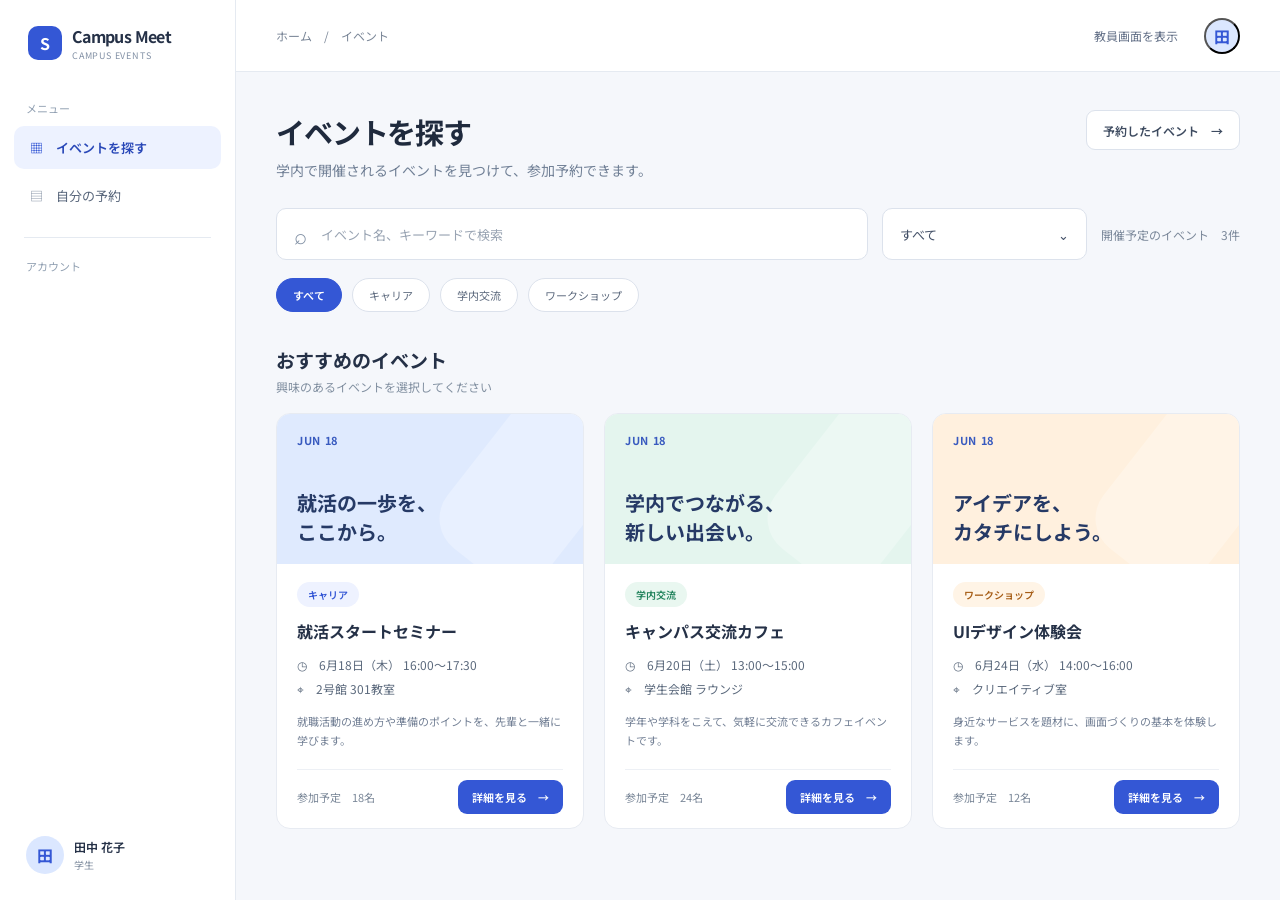
<file: frontend-prototype/index.html>
<!doctype html>
<html lang="ja">
  <head>
    <meta charset="UTF-8" />
    <meta name="viewport" content="width=device-width, initial-scale=1.0" />
    <meta name="theme-color" content="#f5f7fb" />
    <title>Campus Meet | 学内イベント</title>
    <link rel="stylesheet" href="./styles.css" />
    <script type="module" src="./app.js"></script>
  </head>
  <body>
    <div id="app"></div>
  </body>
</html>
</file>
<file: frontend-prototype/styles.css>
@import url("https://fonts.googleapis.com/css2?family=Noto+Sans+JP:wght@400;500;600;700&display=swap");

:root {
  font-family: "Noto Sans JP", "Hiragino Kaku Gothic ProN", sans-serif;
  color: #253147;
  background: #f5f7fb;
  font-synthesis: none;
  text-rendering: optimizeLegibility;
  --blue: #3457d5;
  --ink: #253147;
  --muted: #718096;
  --line: #e5eaf1;
  --surface: #ffffff;
  --page: #f5f7fb;
  --radius: 14px;
}

* { box-sizing: border-box; }
body { margin: 0; min-width: 320px; min-height: 100vh; }
button, input, select, textarea { font: inherit; }
button { cursor: pointer; }
button:focus-visible, input:focus-visible, select:focus-visible, textarea:focus-visible {
  outline: 3px solid #a9baff;
  outline-offset: 2px;
}

.app-shell { min-height: 100vh; }
.sidebar {
  position: fixed;
  inset: 0 auto 0 0;
  z-index: 4;
  display: flex;
  width: 236px;
  flex-direction: column;
  border-right: 1px solid var(--line);
  background: var(--surface);
  padding: 24px 14px 16px;
}
.brand { display: flex; align-items: center; gap: 10px; padding: 0 14px 38px; }
.brand-mark { display: grid; width: 34px; height: 34px; place-items: center; border-radius: 10px; background: var(--blue); color: white; font-weight: 700; }
.brand-name { margin: 0; font-size: 16px; font-weight: 700; letter-spacing: -.04em; }
.brand-caption { margin: 1px 0 0; color: #8290a5; font-size: 9px; letter-spacing: .09em; }
.nav-label { margin: 0 12px 10px; color: #91a0b2; font-size: 11px; }
.nav-list { display: grid; gap: 5px; }
.nav-item { display: flex; width: 100%; align-items: center; gap: 12px; border: 0; border-radius: 10px; background: transparent; color: #59677c; padding: 12px 14px; text-align: left; font-size: 13px; }
.nav-item:hover { background: #f6f8fc; }
.nav-item.active { background: #edf2ff; color: #2948b8; font-weight: 600; }
.nav-icon { width: 16px; color: #8693a5; text-align: center; }
.nav-item.active .nav-icon { color: var(--blue); }
.nav-separator { height: 1px; margin: 20px 10px; background: var(--line); }
.user-card { display: flex; align-items: center; gap: 10px; margin-top: auto; padding: 10px 12px; }
.avatar { display: grid; width: 38px; height: 38px; flex: 0 0 auto; place-items: center; border-radius: 50%; background: #dbe7ff; color: var(--blue); font-weight: 700; }
.user-name { margin: 0; font-size: 12px; font-weight: 600; }
.user-role { margin: 2px 0 0; color: #8491a2; font-size: 10px; }

.main-area { min-height: 100vh; margin-left: 236px; }
.topbar { position: sticky; top: 0; z-index: 3; display: flex; height: 72px; align-items: center; justify-content: space-between; border-bottom: 1px solid var(--line); background: rgb(255 255 255 / 94%); padding: 0 40px; backdrop-filter: blur(12px); }
.breadcrumb { color: #7b8798; font-size: 12px; }
.topbar-actions { display: flex; align-items: center; gap: 20px; }
.text-button { border: 0; background: transparent; color: #647188; font-size: 12px; }
.avatar-small { display: grid; width: 36px; height: 36px; place-items: center; border-radius: 50%; background: #dbe7ff; color: var(--blue); font-weight: 700; }
.content { width: min(100%, 1320px); margin: 0 auto; padding: 38px 40px 64px; }
.page-heading { display: flex; align-items: flex-start; justify-content: space-between; gap: 24px; margin-bottom: 28px; }
.page-heading h1 { margin: 0; color: #1f2a3d; font-size: 29px; letter-spacing: -.04em; }
.page-heading p { margin: 8px 0 0; color: var(--muted); font-size: 14px; }
.toolbar { display: flex; align-items: center; gap: 14px; margin-bottom: 18px; }
.search-box, .select-box { display: flex; height: 52px; align-items: center; gap: 12px; border: 1px solid #dce2ec; border-radius: 10px; background: var(--surface); padding: 0 17px; }
.search-box { width: min(650px, 62%); }
.search-icon { color: #8190a4; font-size: 22px; }
.search-box input { width: 100%; border: 0; outline: 0; color: var(--ink); font-size: 13px; }
.search-box input::placeholder { color: #99a4b3; }
.select-box { min-width: 205px; justify-content: space-between; color: #445168; font-size: 13px; }
.select-box select { width: 100%; border: 0; appearance: none; background: transparent; color: inherit; outline: 0; }
.result-count { margin-left: auto; color: #7c899b; white-space: nowrap; font-size: 12px; }
.chips { display: flex; flex-wrap: wrap; gap: 10px; margin-bottom: 34px; }
.chip { min-height: 34px; border: 1px solid #dce2ec; border-radius: 18px; background: var(--surface); color: #5d6a7e; padding: 0 16px; font-size: 11px; }
.chip.selected { border-color: var(--blue); background: var(--blue); color: white; font-weight: 600; }
.section-title { display: flex; align-items: baseline; justify-content: space-between; gap: 16px; margin-bottom: 18px; }
.section-title h2 { margin: 0; font-size: 19px; }
.section-title p { margin: 5px 0 0; color: #8290a1; font-size: 12px; }
.event-grid { display: grid; grid-template-columns: repeat(3, minmax(0, 1fr)); gap: 20px; }
.event-card { overflow: hidden; border: 1px solid #e7ebf2; border-radius: var(--radius); background: var(--surface); transition: transform .18s ease, box-shadow .18s ease; }
.event-card:hover { transform: translateY(-3px); box-shadow: 0 12px 28px rgb(33 51 85 / 8%); }
.event-cover { position: relative; display: flex; min-height: 150px; align-items: flex-start; justify-content: space-between; overflow: hidden; padding: 18px 20px; }
.event-cover::after { position: absolute; top: -22px; right: -12px; width: 125px; height: 192px; border-radius: 38px; background: rgb(255 255 255 / 27%); content: ""; transform: rotate(38deg); }
.cover-blue { background: #dfeafe; }
.cover-green { background: #e4f5ee; }
.cover-orange { background: #fff0de; }
.cover-lilac { background: #eee8ff; }
.cover-date { position: relative; z-index: 1; color: #385abf; font-size: 11px; font-weight: 700; letter-spacing: .06em; }
.cover-title { position: absolute; z-index: 1; right: 20px; bottom: 18px; left: 20px; max-width: 240px; margin: 0; color: #263a66; font-size: 20px; font-weight: 700; line-height: 1.45; }
.event-body { padding: 16px 20px 14px; }
.badge { display: inline-flex; border-radius: 14px; background: #eef2ff; color: #3457d5; padding: 5px 11px; font-size: 10px; font-weight: 600; }
.badge.green { background: #e9f7f0; color: #21835c; }
.badge.orange { background: #fff4e6; color: #a65d16; }
.badge.lilac { background: #f2edff; color: #7051b8; }
.event-title { margin: 12px 0 13px; font-size: 16px; line-height: 1.5; }
.event-meta { display: grid; gap: 7px; color: #5c6a7d; font-size: 12px; }
.event-description { min-height: 42px; margin: 15px 0; color: #748196; font-size: 11px; line-height: 1.7; }
.card-footer { display: flex; align-items: center; justify-content: space-between; border-top: 1px solid #edf0f5; padding-top: 10px; }
.capacity { color: #7a8798; font-size: 11px; }
.button { display: inline-flex; min-height: 40px; align-items: center; justify-content: center; gap: 8px; border: 1px solid transparent; border-radius: 9px; background: var(--blue); color: white; padding: 0 16px; font-size: 12px; font-weight: 600; transition: filter .15s ease; }
.button:hover { filter: brightness(.94); }
.button.secondary { border-color: #dce2ec; background: white; color: #3e4b60; }
.button.danger { background: #c74444; }
.button.small { min-height: 34px; padding: 0 13px; font-size: 11px; }
.empty-state { grid-column: 1 / -1; border: 1px dashed #d4dce8; border-radius: var(--radius); background: white; padding: 54px 24px; color: var(--muted); text-align: center; }
.empty-state strong { display: block; margin-bottom: 8px; color: var(--ink); }

.detail-layout { display: grid; grid-template-columns: minmax(0, 1.5fr) minmax(280px, .8fr); gap: 24px; }
.detail-panel, .side-panel, .form-panel, .table-panel { border: 1px solid var(--line); border-radius: var(--radius); background: white; padding: 24px; }
.detail-cover { display: grid; min-height: 230px; align-content: end; border-radius: 12px; background: linear-gradient(135deg,#dfeafe,#c7d6ff); padding: 28px; }
.detail-cover h2 { max-width: 560px; margin: 12px 0 0; color: #263a66; font-size: 28px; }
.detail-panel h3, .side-panel h3, .form-panel h3, .table-panel h3 { margin: 0 0 16px; }
.detail-section { margin-top: 24px; }
.detail-section p { color: #657287; font-size: 13px; line-height: 1.9; }
.booking-summary { display: grid; gap: 14px; border-bottom: 1px solid var(--line); padding-bottom: 20px; }
.summary-row { display: flex; justify-content: space-between; gap: 16px; color: var(--muted); font-size: 12px; }
.summary-row strong { color: var(--ink); text-align: right; }
.side-panel .button { width: 100%; margin-top: 18px; }
.notice { margin: 12px 0 0; color: var(--muted); font-size: 11px; line-height: 1.7; }
.booking-list { display: grid; gap: 12px; }
.booking-row { display: flex; align-items: center; justify-content: space-between; gap: 20px; border: 1px solid var(--line); border-radius: 12px; background: white; padding: 18px 20px; }
.booking-row h3 { margin: 0 0 7px; font-size: 15px; }
.booking-row p { margin: 0; color: var(--muted); font-size: 12px; }
.booking-actions { display: flex; flex-wrap: wrap; gap: 8px; }
.success-panel { max-width: 680px; margin: 35px auto; border: 1px solid var(--line); border-radius: 18px; background: white; padding: 42px; text-align: center; }
.success-icon { display: grid; width: 58px; height: 58px; place-items: center; margin: 0 auto 18px; border-radius: 50%; background: #e6f6ed; color: #21835c; font-size: 28px; }
.success-panel h2 { margin: 0 0 10px; font-size: 24px; }
.success-panel p { color: var(--muted); font-size: 13px; line-height: 1.8; }
.success-panel .button { margin-top: 14px; }
.form-grid { display: grid; grid-template-columns: 1fr 1fr; gap: 16px; }
.field { display: grid; gap: 7px; }
.field.full { grid-column: 1 / -1; }
.field label { color: #536174; font-size: 12px; font-weight: 600; }
.field input, .field select, .field textarea { width: 100%; min-height: 42px; border: 1px solid #dce2ec; border-radius: 8px; background: white; padding: 10px 12px; font-size: 13px; }
.field textarea { min-height: 92px; resize: vertical; }
.form-actions { display: flex; justify-content: flex-end; gap: 10px; margin-top: 20px; }
.data-table { width: 100%; border-collapse: collapse; text-align: left; }
.data-table th, .data-table td { border-bottom: 1px solid #edf0f5; padding: 13px 10px; font-size: 12px; }
.data-table th { color: #7b8798; font-weight: 500; }
.data-table td { color: #455267; }
.section-actions { display: flex; flex-wrap: wrap; justify-content: flex-end; gap: 10px; margin: -5px 0 18px; }
.dialog-backdrop { position: fixed; inset: 0; z-index: 10; display: grid; place-items: center; background: rgb(24 36 58 / 36%); padding: 20px; }
.dialog { width: min(100%, 460px); border-radius: 16px; background: white; padding: 25px; box-shadow: 0 20px 60px rgb(0 0 0 / 18%); }
.dialog h2 { margin: 0 0 10px; font-size: 19px; }
.dialog p { margin: 0; color: var(--muted); font-size: 13px; line-height: 1.8; }
.dialog-actions { display: flex; justify-content: flex-end; gap: 10px; margin-top: 22px; }

@media (max-width: 1120px) {
  .event-grid { grid-template-columns: repeat(2, minmax(0, 1fr)); }
  .content { padding-right: 28px; padding-left: 28px; }
  .topbar { padding-right: 28px; padding-left: 28px; }
  .toolbar { flex-wrap: wrap; }
  .result-count { margin-left: 0; }
}
@media (max-width: 760px) {
  .sidebar { position: fixed; inset: auto 0 0; width: 100%; height: 66px; flex-direction: row; justify-content: center; border-top: 1px solid var(--line); border-right: 0; padding: 5px 8px; }
  .brand, .sidebar > .nav-label, .nav-separator, .user-card { display: none; }
  .nav-list { display: flex; width: 100%; justify-content: space-around; gap: 3px; }
  .nav-item { width: auto; min-width: 0; flex: 1; flex-direction: column; justify-content: center; gap: 2px; padding: 6px 4px; font-size: 10px; text-align: center; }
  .nav-item.active { background: transparent; }
  .nav-item.active::before { position: absolute; top: 0; width: 38px; height: 2px; border-radius: 2px; background: var(--blue); content: ""; }
  .nav-icon { font-size: 15px; }
  .main-area { margin-left: 0; padding-bottom: 66px; }
  .topbar { height: 58px; padding: 0 18px; }
  .content { padding: 26px 18px 40px; }
  .page-heading { flex-direction: column; gap: 16px; margin-bottom: 20px; }
  .page-heading h1 { font-size: 24px; }
  .page-heading p { font-size: 12px; line-height: 1.7; }
  .toolbar { display: grid; grid-template-columns: 1fr; gap: 10px; }
  .search-box, .select-box { width: 100%; min-width: 0; }
  .result-count { font-size: 11px; }
  .chips { flex-wrap: nowrap; overflow-x: auto; margin-right: -18px; padding: 0 18px 5px 0; }
  .chip { flex: 0 0 auto; }
  .section-title { display: block; }
  .section-title > .button { margin-top: 14px; }
  .event-grid { grid-template-columns: 1fr; gap: 14px; }
  .event-cover { min-height: 136px; }
  .detail-layout { grid-template-columns: 1fr; }
  .detail-cover { min-height: 190px; }
  .detail-cover h2 { font-size: 23px; }
  .booking-row { align-items: flex-start; flex-direction: column; gap: 14px; }
  .form-grid { grid-template-columns: 1fr; }
  .field.full { grid-column: auto; }
  .table-panel { overflow-x: auto; padding: 16px; }
  .data-table { min-width: 580px; }
  .success-panel { margin: 10px auto; padding: 30px 22px; }
}
</file>
